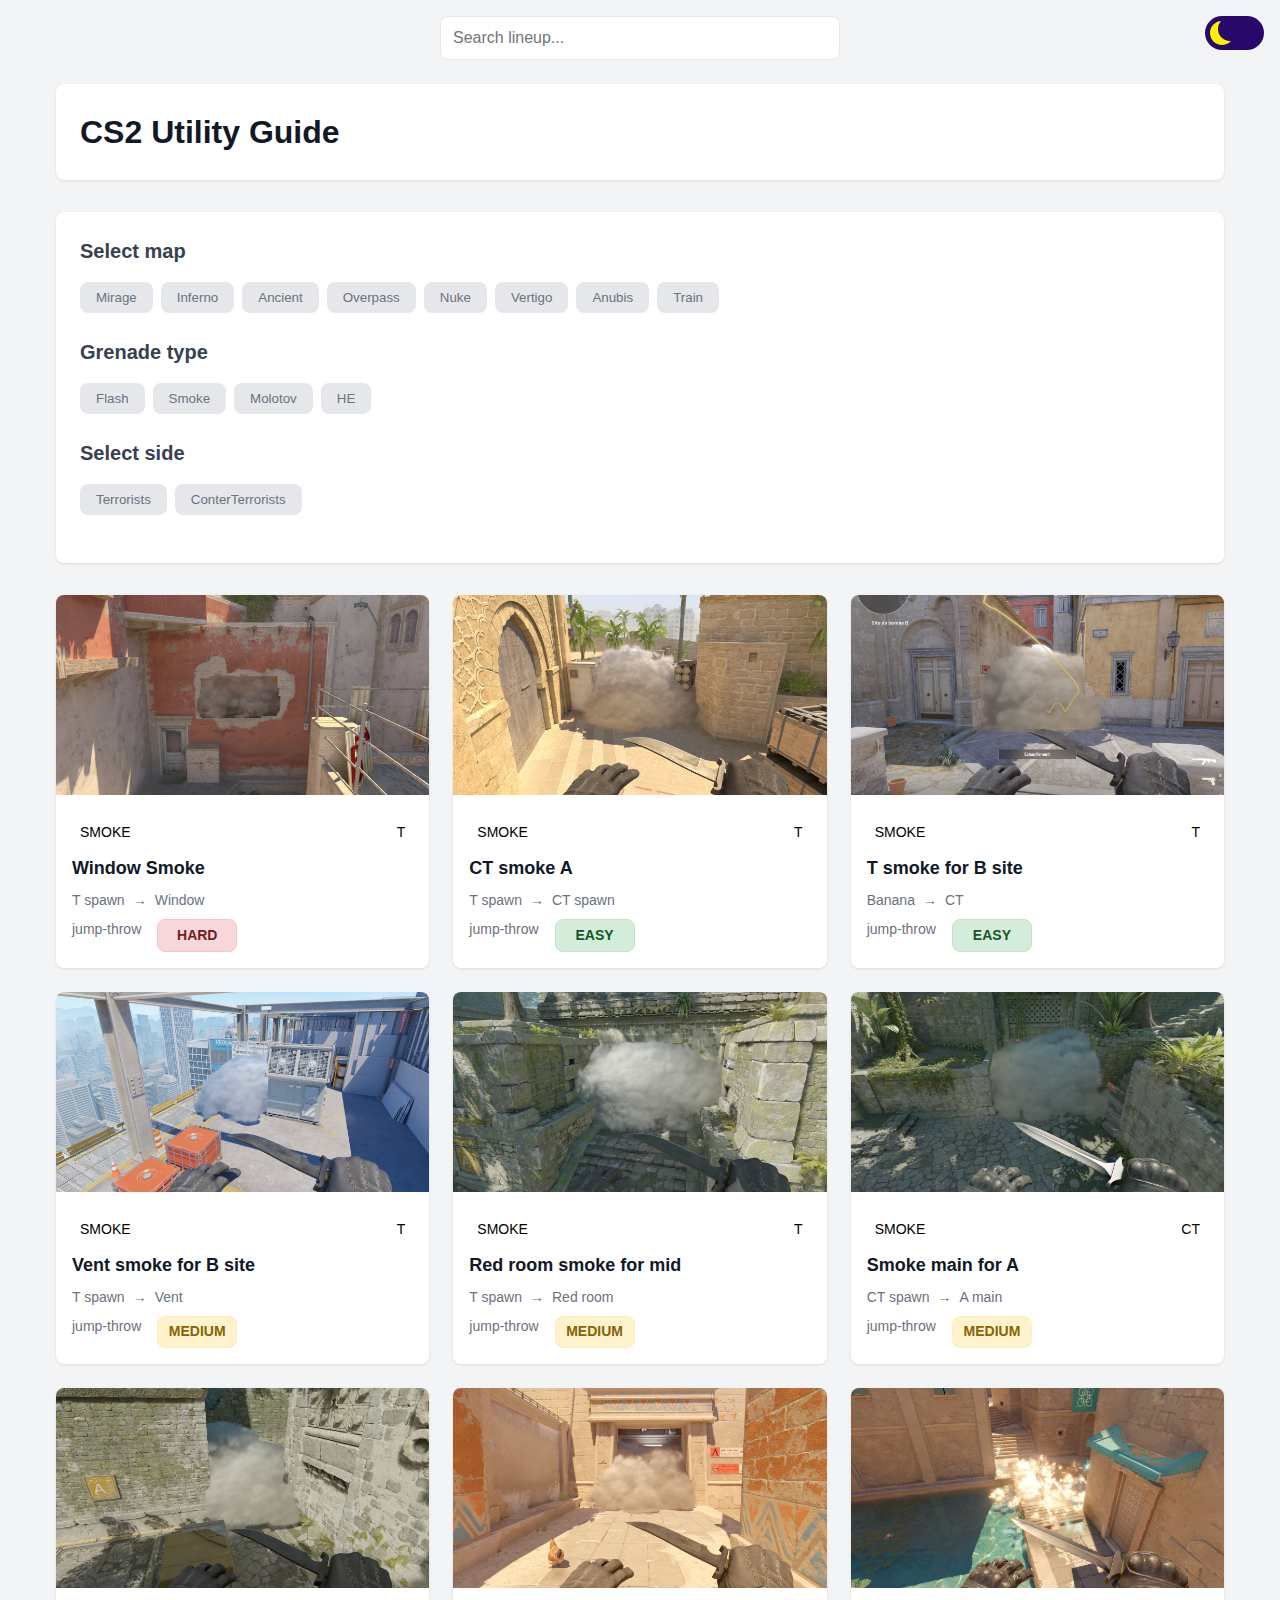
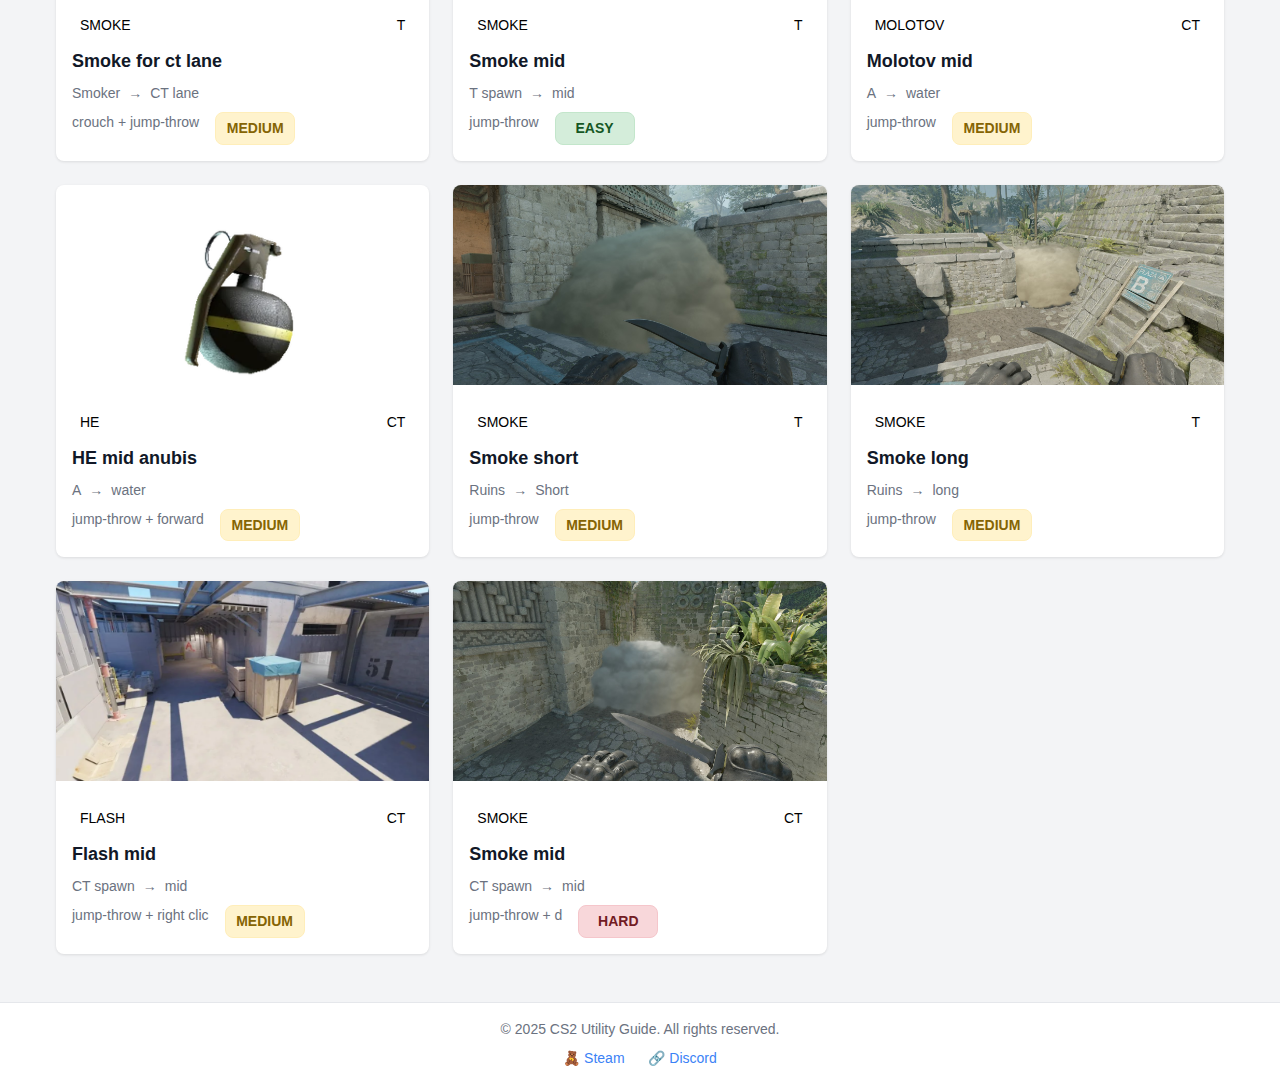
<file: index.html>
<!DOCTYPE html>
<html lang="en">
<head>
    <meta charset="UTF-8">
    <meta name="viewport" content="width=device-width, initial-scale=1.0">
    <title>CS2 Utility Guide</title>
    <link rel="stylesheet" href="style.css">
    

</head>
<body>

    <label class="switch" style="position: absolute; top: 1rem; right: 1rem;">
        <input type="checkbox" id="theme-toggle">
        <span class="slider"></span>
    </label>

     

    <div class="container">
        
        <div class="search-container">
            <input type="text" id="search-bar" placeholder="Search lineup..." />

        </div>

        <header>
            <h1>CS2 Utility Guide</h1>
        </header>

        <div class="filters">
            <div class="map-selector">
                <h2>Select map</h2>
                <div class="map-buttons" id="mapButtons"></div>
            </div>

            <div class="type-selector"> 
                <h2>Grenade type</h2>
                <div class="type-buttons" id="typeButtons"></div>
            </div>

            <div class="side-selector">
                <h2>Select side</h2>
                <div class="side-buttons" id="sideButtons"></div>
            </div>
            

            
        </div>


        <main class="nade-grid" id="nadeGrid"></main>
    </div>

    <template id="nadeCardTemplate">
        <div class="nade-card">
            <img class="nade-image" src="" alt="">
            
            <div class="nade-content">
                <div class="nade-header">
                    <span class="nade-type"></span>
                    <span class="nade-side"></span>
                </div>

                <h3 class="nade-title"></h3>
                <div class="nade-position">
                    <span class="from"></span>
                    <span class="arrow">→</span>
                    <span class="to"></span>
                </div>

                <div class="nade-details">
                    <span class="technique"></span>
                    <span class="difficulty"></span>
                </div>

            </div>
        </div>
    </template>

    <footer class="footer">
        <p>&copy; 2025 CS2 Utility Guide. All rights reserved.</p>
        <div class="social-links">
            <a href="https://steamcommunity.com/id/patpat2000/" target="_blank">🧸 Steam</a>
            <a href="https://discord.gg/pS2GE8VbYK" target="_blank">🔗 Discord</a>
        </div>
    </footer>
    


    <!-- darck mod -->

    <script>
        const themeToggle = document.getElementById('theme-toggle');
        const body = document.body;
      
        themeToggle.addEventListener('click', () => {
          body.classList.toggle('dark-mode');
          if (body.classList.contains('dark-mode')) {
            themeToggle.textContent = 'Light Mode';
          } else {
            themeToggle.textContent = 'Darck mode';
          }
        });
    </script>

    <script src="data.js"></script>
    <script src="app.js"></script>
</body>
</html>
</file>
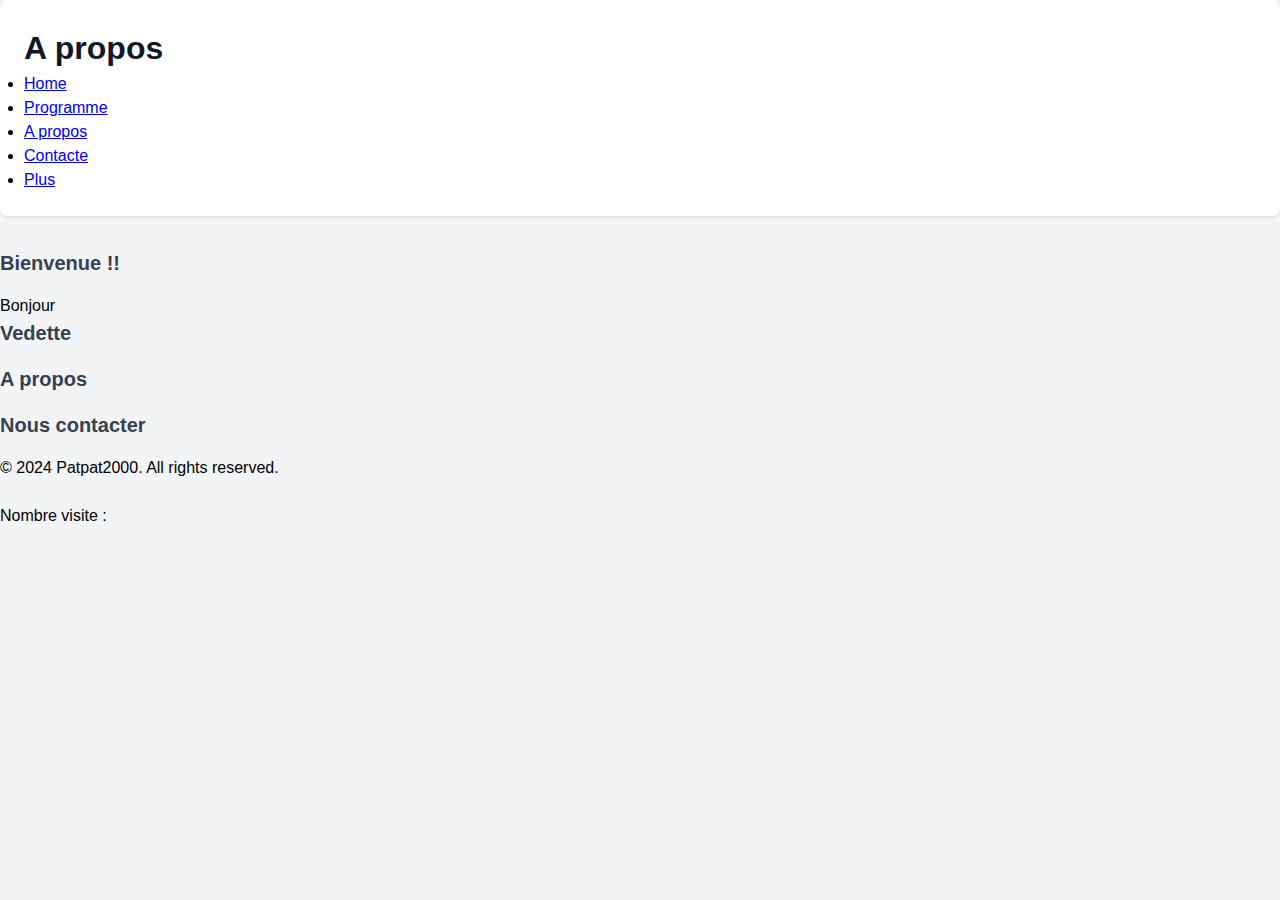
<file: about.html>
<!DOCTYPE html>
<html lang="fr">
<head>
    <meta charset="UTF-8">
    <meta name="viewport" content="width=device-width, initial-scale=1.0">
    <link rel="stylesheet" href="style.css">
    <script src="script.js"></script>
    <title>A propos</title>
</head>
<body>
    <header>
        <h1>A propos</h1>
        <nav>
            <ul>
                <li><a href="index.html">Home</a></li>
                <li><a href="programme.html">Programme</a></li>
                <li><a href="about.html">A propos</a></li>
                <li><a href="contact.html">Contacte</a></li>
                <li><a href="plus.html">Plus</a></li>
            </ul>
        </nav>
    </header>

    <section id="home">
        <h2>Bienvenue !!</h2>
        <p>Bonjour</p>
    </section>

    <section id="games">
        <h2>Vedette</h2>
        <!-- Add game cards or any content related to featured games here -->
    </section>

    <section id="about">
        <h2>A propos</h2>
        <p></p>
    </section>

    <section id="contact">
        <h2>Nous contacter</h2>
    </section>

    <footer>
        <p>&copy; 2024 Patpat2000. All rights reserved.</p>
        <br>Nombre visite :
        <script type="text/javascript" src="//compteur.websiteout.com/js/7/0/0/1"></script>
        <br>
    </footer>

</body>
</html>
</file>
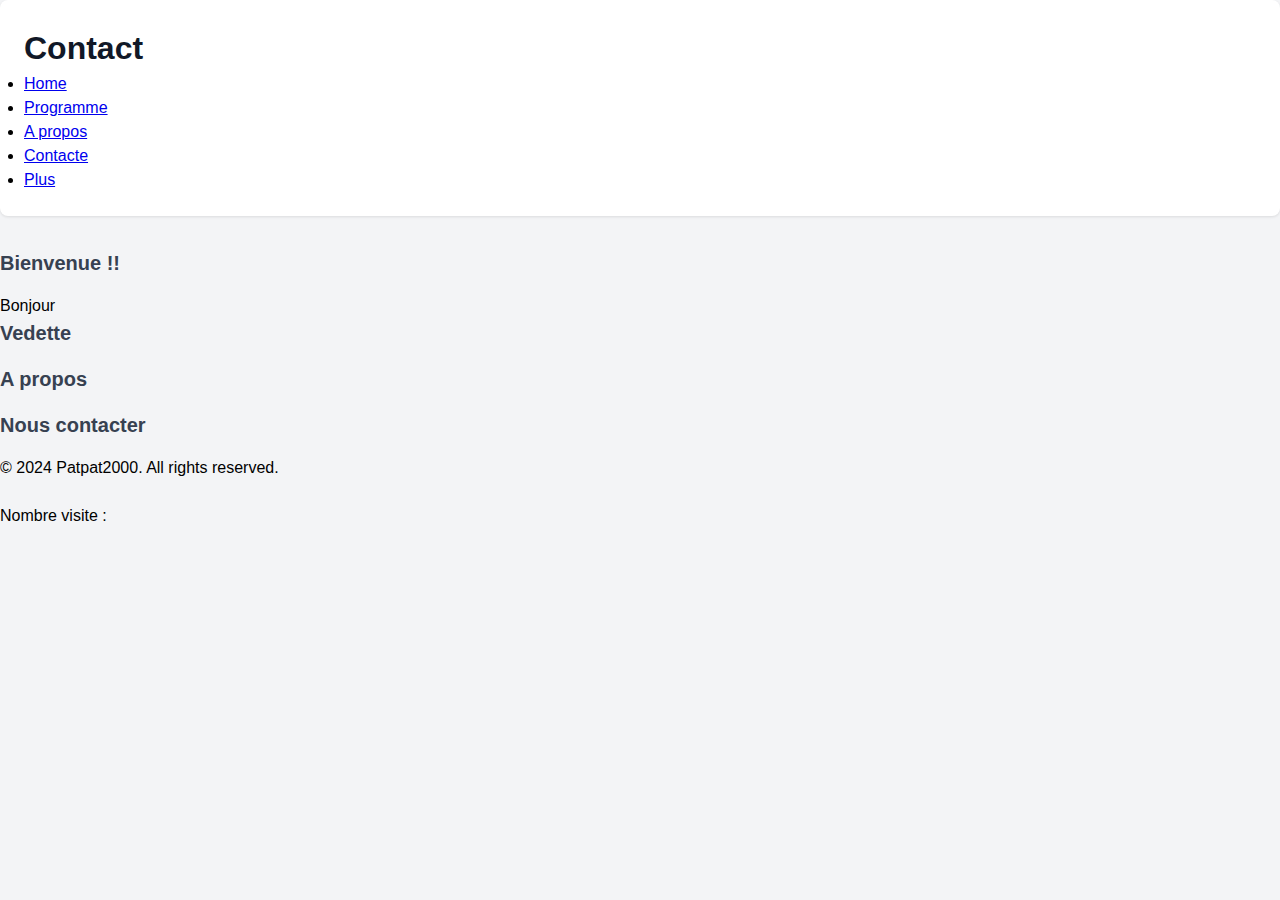
<file: contact.html>
<!DOCTYPE html>
<html lang="fr">
<head>
    <meta charset="UTF-8">
    <meta name="viewport" content="width=device-width, initial-scale=1.0">
    <link rel="stylesheet" href="style.css">
    <script src="script.js"></script>
    <title>Contact</title>
</head>
<body>
    <header>
        <h1>Contact</h1>
        <nav>
            <ul>
                <li><a href="index.html">Home</a></li>
                <li><a href="programme.html">Programme</a></li>
                <li><a href="about.html">A propos</a></li>
                <li><a href="contact.html">Contacte</a></li>
                <li><a href="plus.html">Plus</a></li>
            </ul>
        </nav>
    </header>

    <section id="home">
        <h2>Bienvenue !!</h2>
        <p>Bonjour</p>
    </section>

    <section id="games">
        <h2>Vedette</h2>
        <!-- Add game cards or any content related to featured games here -->
    </section>

    <section id="about">
        <h2>A propos</h2>
        <p></p>
    </section>

    <section id="contact">
        <h2>Nous contacter</h2>
    </section>

    <footer>
        <p>&copy; 2024 Patpat2000. All rights reserved.</p>
        <br>Nombre visite :
        <script type="text/javascript" src="//compteur.websiteout.com/js/7/0/0/1"></script>
        <br>
    </footer>

</body>
</html>
</file>
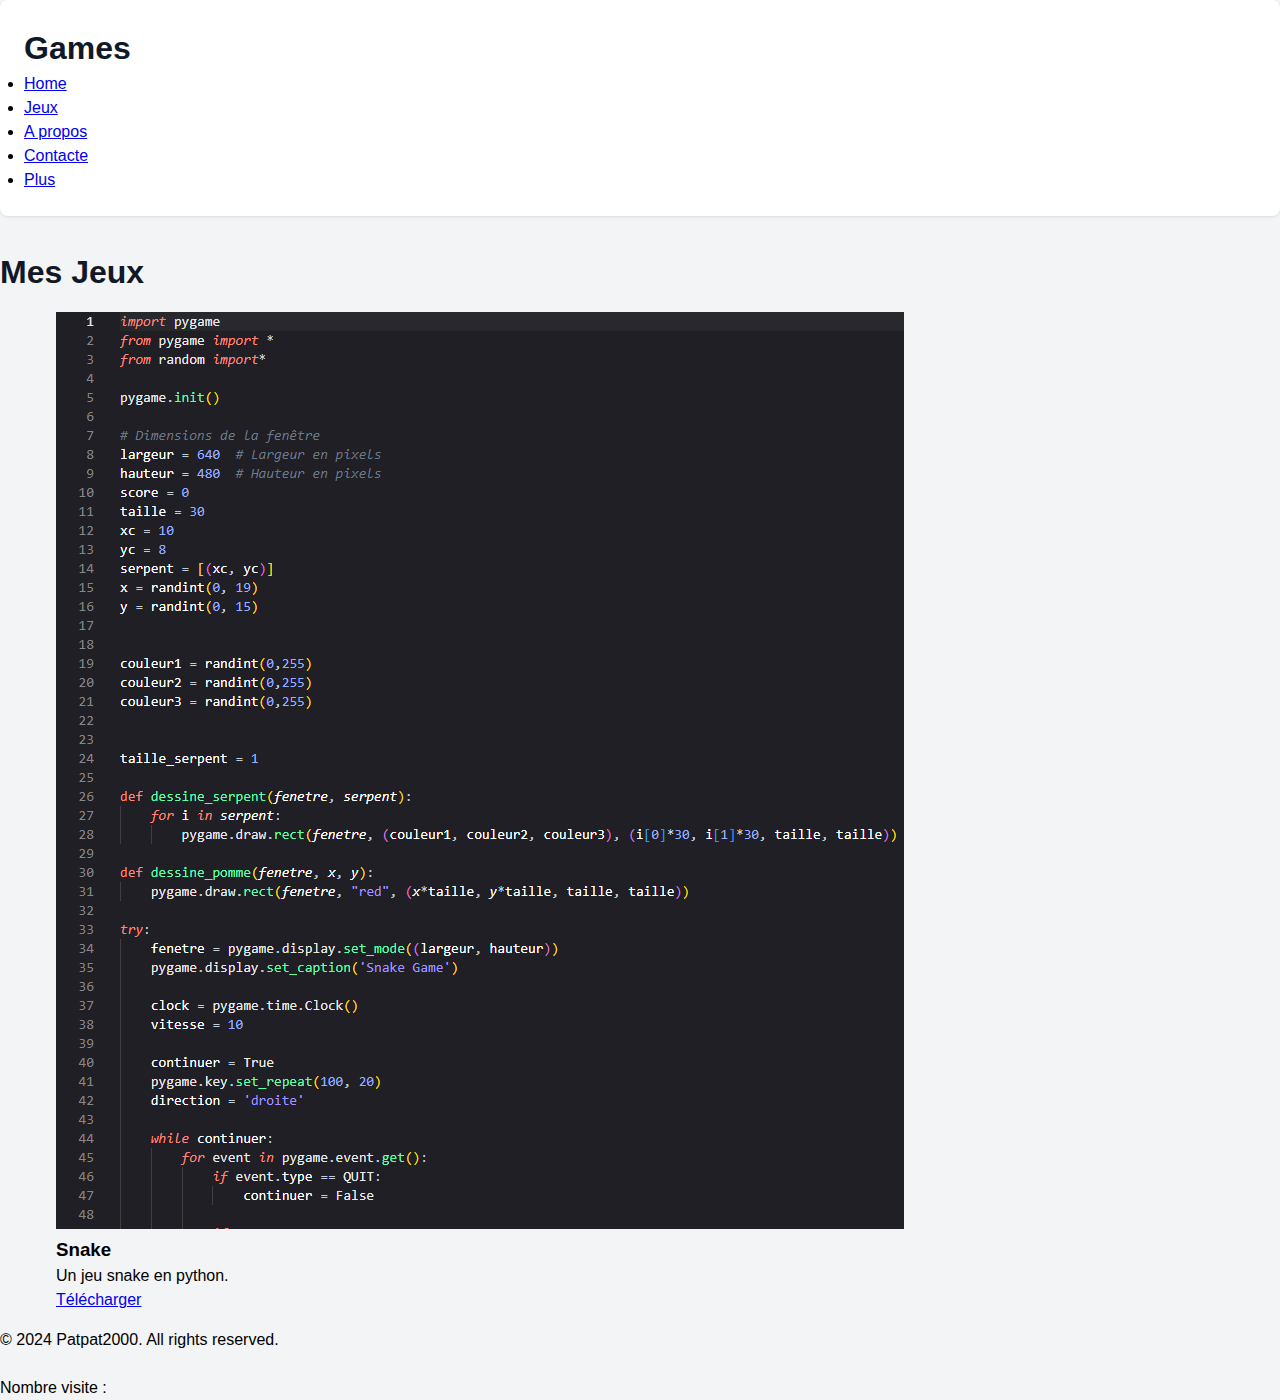
<file: games.html>
<!DOCTYPE html>
<html lang="fr">
<head>
    <meta charset="UTF-8">
    <meta name="viewport" content="width=device-width, initial-scale=1.0">
    <link rel="stylesheet" href="style.css">
    <script src="script.js"></script>
    <title>Games</title>
</head>
<body>
    <header>
        <h1>Games</h1>
        <nav>
            <ul>
                <li><a href="index.html">Home</a></li>
                <li><a href="games.html">Jeux</a></li>
                <li><a href="about.html">A propos</a></li>
                <li><a href="contact.html">Contacte</a></li>
                <li><a href="plus.html">Plus</a></li>
            </ul>
        </nav>
    </header>

    <h1>Mes Jeux</h1>
    <div class="container">
      <div class="card">
        <img src="Image/snake.png" alt="snake">
        <div class="overlay">
            <h3>Snake</h3>
            <p>Un jeu snake en python.</p>
            <a href="programme/Snake.py" target="_blank">Télécharger</a>
        </div>
      </div>

    </div>

    
    <footer>
        <p>&copy; 2024 Patpat2000. All rights reserved.</p>
        <br>Nombre visite :
        <script type="text/javascript" src="//compteur.websiteout.com/js/7/0/0/1"></script>
        <br>
    </footer>

</body>
</html>
</file>
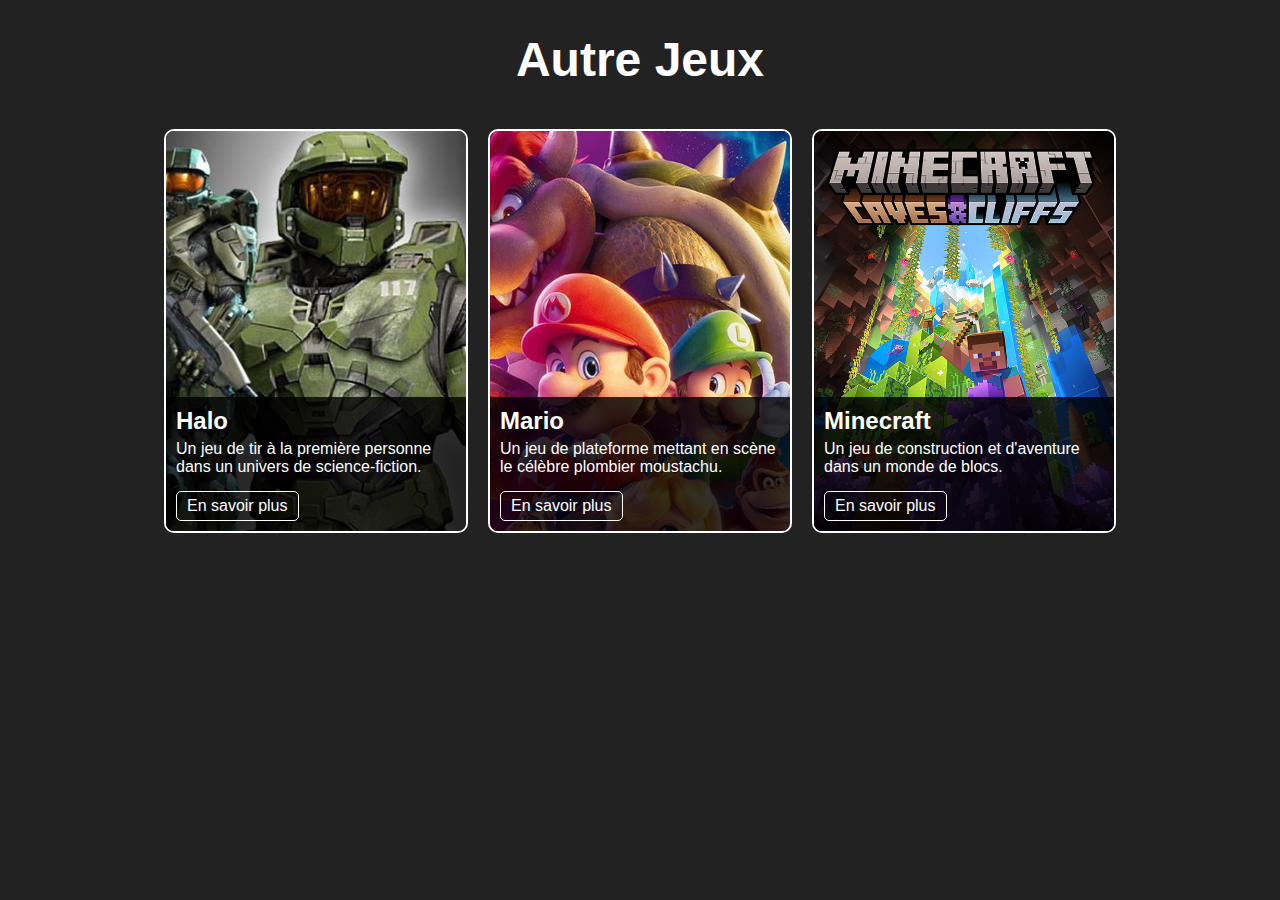
<file: index2.html>
<!DOCTYPE html>
<html lang="fr">
<head>
    <meta charset="UTF-8">
    <meta name="viewport" content="width=device-width, initial-scale=1.0">
    <link rel="stylesheet" href="style2.css">
    <script src="script.js"></script>
    <title>Game Patpat</title>
</head>
    <h1>Autre Jeux</h1>
    <div class="container">
        <div class="card">
            <img src="Image/halo.jpg" alt="Halo">
            <div class="overlay">
                <h3>Halo</h3>
                <p>Un jeu de tir à la première personne dans un univers de science-fiction.</p>
                <a href="https://www.halowaypoint.com/fr-fr" target="_blank">En savoir plus</a>
            </div>
        </div>
        <div class="card">
            <img src="Image/mario.jpg" alt="Mario">
            <div class="overlay">
                <h3>Mario</h3>
                <p>Un jeu de plateforme mettant en scène le célèbre plombier moustachu.</p>
                <a href="https://www.nintendo.fr/Jeux/Jeux-347085.html" target="_blank">En savoir plus</a>
            </div>
        </div>
        <div class="card">
            <img src="Image/minecraft.jpg" alt="Minecraft">
            <div class="overlay">
                <h3>Minecraft</h3>
                <p>Un jeu de construction et d'aventure dans un monde de blocs.</p>
                <a href="https://www.minecraft.net/fr-fr" target="_blank">En savoir plus</a>
            </div>
        </div>
    </div>
    <script>
        // Vous pouvez ajouter du code JavaScript ici
    </script>
</body>
</html>
</file>
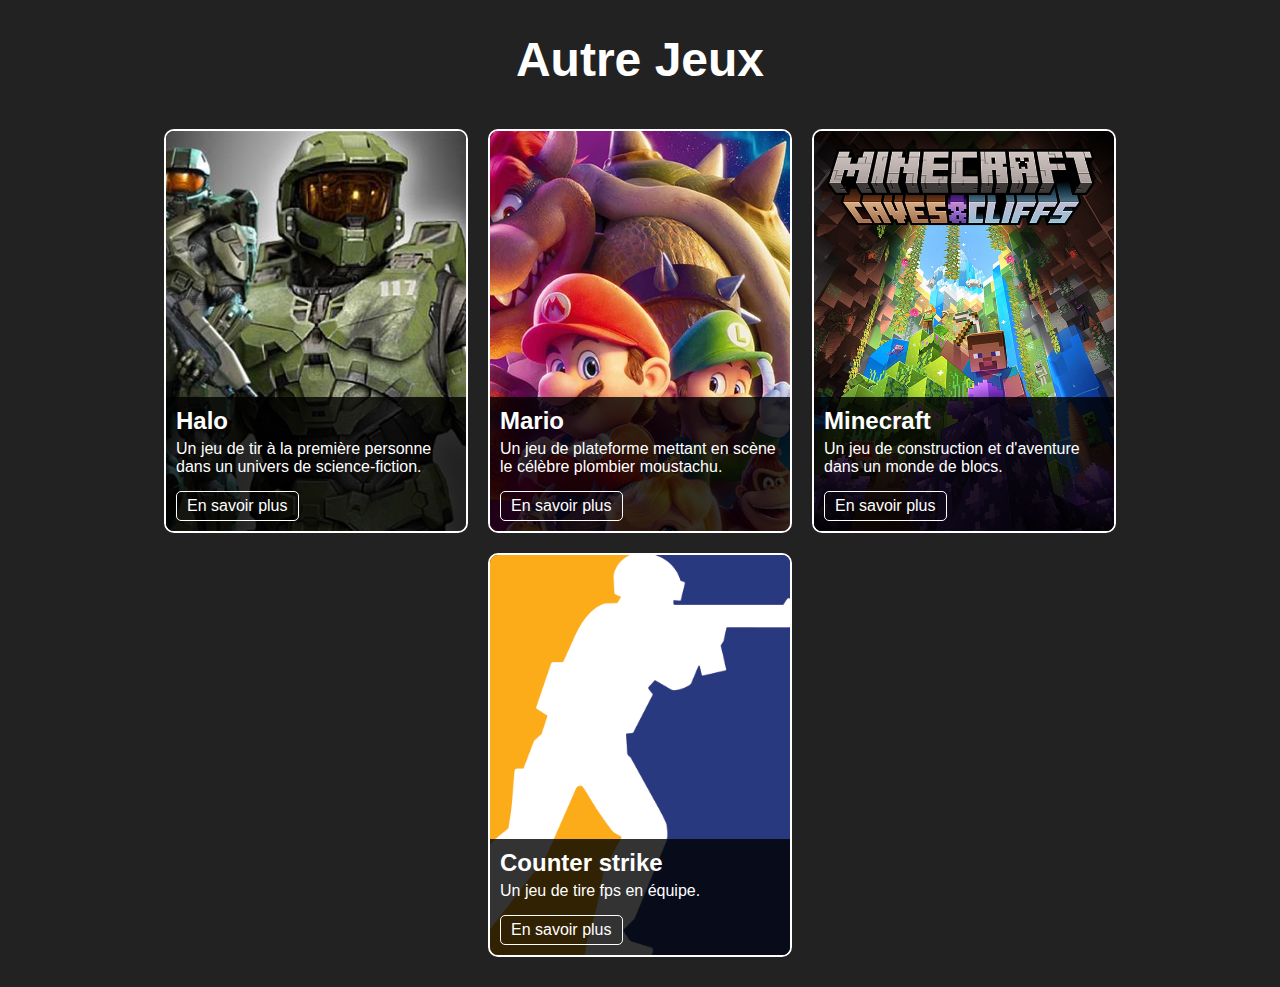
<file: plus.html>
<!DOCTYPE html>
<html lang="fr">
<head>
    <meta charset="UTF-8">
    <meta name="viewport" content="width=device-width, initial-scale=1.0">
    <link rel="stylesheet" href="style2.css">
    <script src="script.js"></script>
    <title>Game Patpat</title>
</head>

    <h1>Autre Jeux</h1>
    <div class="container">
        

        <div class="card">
            <img src="Image/halo.jpg" alt="Halo">
            <div class="overlay">
                <h3>Halo</h3>
                <p>Un jeu de tir à la première personne dans un univers de science-fiction.</p>
                <a href="https://www.halowaypoint.com/fr-fr" target="_blank">En savoir plus</a>
            </div>
        </div>

        <div class="card">
            <img src="Image/mario.jpg" alt="Mario">
            <div class="overlay">
                <h3>Mario</h3>
                <p>Un jeu de plateforme mettant en scène le célèbre plombier moustachu.</p>
                <a href="https://www.nintendo.fr/Jeux/Jeux-347085.html" target="_blank">En savoir plus</a>
            </div>
        </div>

        <div class="card">
            <img src="Image/minecraft.jpg" alt="Minecraft">
            <div class="overlay">
                <h3>Minecraft</h3>
                <p>Un jeu de construction et d'aventure dans un monde de blocs.</p>
                <a href="https://www.minecraft.net/fr-fr" target="_blank">En savoir plus</a>
            </div>
        </div>

        <div class="card">
            <img src="Image/cs2.webp" alt="CS2">
            <div class="overlay">
                <h3>Counter strike</h3>
                <p>Un jeu de tire fps en équipe.</p>
                <a href="https://www.counter-strike.net/cs2" target="_blank">En savoir plus</a>
            </div>
        </div>
    </div>

</body>
</html>
</file>
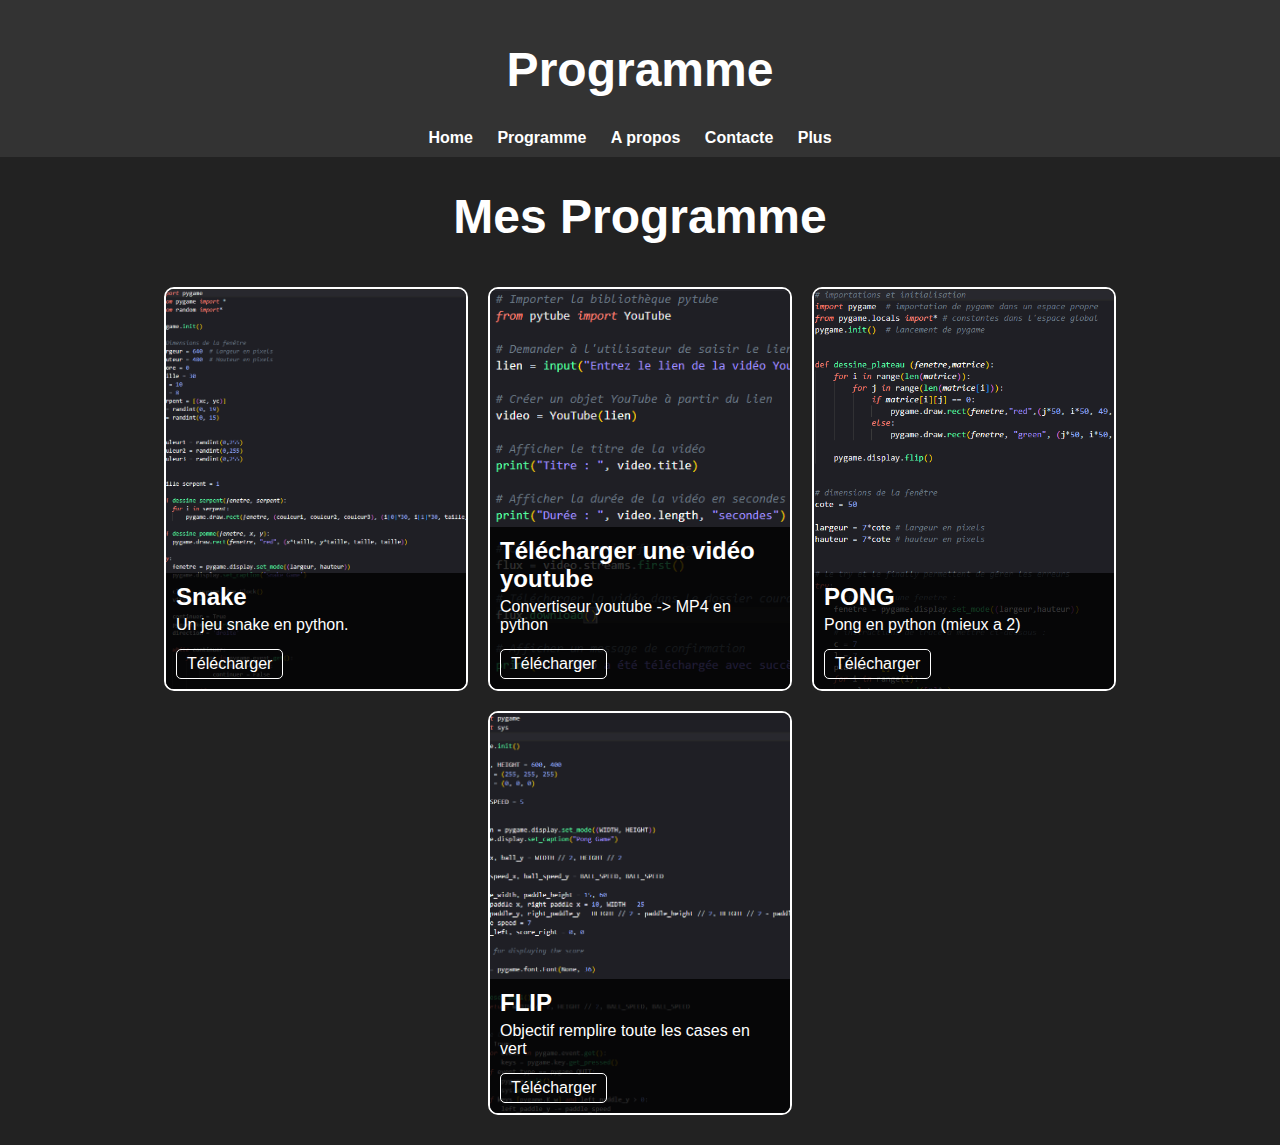
<file: programme.html>
<!DOCTYPE html>
<html lang="fr">
<head>
    <meta charset="UTF-8">
    <meta name="viewport" content="width=device-width, initial-scale=1.0">
    <link rel="stylesheet" href="style3.css">
    
    <title>Games</title>
</head >
<body>
    
    <header>
        <h1>Programme</h1>
        <nav>
            <ul>
                <li><a href="index.html">Home</a></li>
                <li><a href="programme.html">Programme</a></li>
                <li><a href="about.html">A propos</a></li>
                <li><a href="contact.html">Contacte</a></li>
                <li><a href="plus.html">Plus</a></li>
            </ul>
        </nav>
    </header>

    <h1>Mes Programme</h1>
    <div class="container">
            
        <div class="card">
            <img src="Image/snake.png" alt="snake">
            <div class="overlay">
                <h3>Snake</h3>
                <p>Un jeu snake en python.</p>
                <a href="programme/Snake.py" target="_blank">Télécharger</a>
            </div>
        </div>
        

        
        <div class="card">
            <img src="Image/youtube.png" alt="Download TY">
            <div class="overlay">
                <h3>Télécharger une vidéo youtube</h3>
                <p>Convertiseur youtube -> MP4 en python</p>
                <a href="programme/youtube.py" target="_blank">Télécharger</a>
            </div>
        </div>

        <div class="card">
            <img src="Image/flip.png" alt="PONG">
            <div class="overlay">
                <h3>PONG</h3>
                <p>Pong en python (mieux a 2)</p>
                <a href="programme/pong.py" target="_blank">Télécharger</a>
            </div>
        </div>

        <div class="card">
            <img src="Image/pong.png" alt="FLIP">
            <div class="overlay">
                <h3>FLIP</h3>
                <p>Objectif remplire toute les cases en vert</p>
                <a href="programme/flip.py" target="_blank">Télécharger</a>
            </div>
        </div>
    
    </div>


</body>
</html>
</file>
<file: style.css>
:root {
    --color-bg: #f3f4f6;
    --color-white: #ffffff;
    --color-primary: #3b82f6;
    --color-gray: #6b7280;
    --color-gray-light: #e5e7eb;
}

* {
    margin: 0;
    padding: 0;
    box-sizing: border-box;
}

body {
    font-family: -apple-system, BlinkMacSystemFont, "Segoe UI", Roboto, sans-serif;
    background-color: var(--color-bg);
    line-height: 1.5;
}

.container {
    max-width: 1200px;
    margin: 0 auto;
    padding: 1rem;
}

header {
    background-color: var(--color-white);
    padding: 1.5rem;
    margin-bottom: 2rem;
    border-radius: 0.5rem;
    box-shadow: 0 1px 3px rgba(0, 0, 0, 0.1);
}

h1 {
    font-size: 2rem;
    color: #111827;
}

.filters {
    background-color: var(--color-white);
    padding: 1.5rem;
    border-radius: 0.5rem;
    margin-bottom: 2rem;
    box-shadow: 0 1px 3px rgba(0, 0, 0, 0.1);
}

h2 {
    font-size: 1.25rem;
    margin-bottom: 1rem;
    color: #374151;
}

.map-buttons, .type-buttons, .side-buttons{
    display: flex;
    flex-wrap: wrap;
    gap: 0.5rem;
    margin-bottom: 1.5rem;
}

button {
    padding: 0.5rem 1rem;
    border: none;
    border-radius: 0.5rem;
    font-weight: 500;
    cursor: pointer;
    transition: all 0.2s;
    background-color: var(--color-gray-light);
    color: var(--color-gray);
}

button.active {
    background-color: var(--color-primary);
    color: var(--color-white);
}

.nade-grid {
    display: grid;
    grid-template-columns: repeat(auto-fill, minmax(300px, 1fr));
    gap: 1.5rem;
}

.nade-card {
    background-color: var(--color-white);
    border-radius: 0.5rem;
    overflow: hidden;
    box-shadow: 0 1px 3px rgba(0, 0, 0, 0.1);
    transition: box-shadow 0.2s;
}

.nade-card:hover {
    box-shadow: 0 4px 6px rgba(0, 0, 0, 0.1);
}

.nade-image {
    width: 100%;
    height: 200px;
    object-fit: cover;
}

.nade-content {
    padding: 1rem;
}

.nade-header {
    display: flex;
    justify-content: space-between;
    margin-bottom: 0.5rem;
}

.nade-type, .nade-side {
    padding: 0.25rem 0.5rem;
    border-radius: 0.25rem;
    font-size: 0.875rem;
    font-weight: 500;
}

.nade-title {
    font-size: 1.125rem;
    margin-bottom: 0.5rem;
    color: #111827;
}

.nade-position {
    display: flex;
    align-items: center;
    gap: 0.5rem;
    font-size: 0.875rem;
    color: var(--color-gray);
    margin-bottom: 0.5rem;
}

.nade-details {
    display: flex;
    gap: 1rem;
    font-size: 0.875rem;
    color: var(--color-gray);
}

@media (max-width: 768px) {
    .container {
        padding: 0.5rem;
    }
    
    .nade-grid {
        grid-template-columns: 1fr;
    }
}



/* darck mod */

body.dark-mode {
    --color-bg: #111827;
    --color-white: #374151;
    --color-primary: #60a5fa;
    --color-gray: #d1d5db;
    --color-gray-light: #4b5563;
    color: var(--color-gray);
}

body.dark-mode header,
body.dark-mode .filters,
body.dark-mode .nade-card,
body.dark-mode button {
    background-color: var(--color-white);
    color: var(--color-gray);
}

body.dark-mode button.active {
    background-color: var(--color-primary);
    color: var(--color-white);
}

body.dark-mode h1,
body.dark-mode h2,
body.dark-mode .nade-title {
    color: #d1d5db;
}

body.dark-mode .nade-position,
body.dark-mode .nade-details {
    color: #9ca3af;
}

/* The switch - the box around the slider */
.switch {
    font-size: 17px;
    position: relative;
    display: inline-block;
    width: 3.5em;
    height: 2em;
}

/* Hide default HTML checkbox */
.switch input {
    opacity: 0;
    width: 0;
    height: 0;
}

/* The slider */
.slider {
    --background: #28096b;
    position: absolute;
    cursor: pointer;
    top: 0;
    left: 0;
    right: 0;
    bottom: 0;
    background-color: var(--background);
    transition: .5s;
    border-radius: 30px;
}

.slider:before {
    position: absolute;
    content: "";
    height: 1.4em;
    width: 1.4em;
    border-radius: 50%;
    left: 10%;
    bottom: 15%;
    box-shadow: inset 8px -4px 0px 0px #fff000;
    background: var(--background);
    transition: .5s;
}

input:checked + .slider {
    background-color: #522ba7;
}

input:checked + .slider:before {
    transform: translateX(100%);
    box-shadow: inset 15px -4px 0px 15px #fff000;
}



.footer {
    background-color: var(--color-white);
    color: var(--color-gray);
    text-align: center;
    padding: 1rem;
    margin-top: 2rem;
    border-top: 1px solid var(--color-gray-light);
    font-size: 0.875rem;
    transition: background-color 0.3s, color 0.3s;
}

.footer .social-links {
    margin-top: 0.5rem;
}

.footer .social-links a {
    margin: 0 10px;
    text-decoration: none;
    color: var(--color-primary);
    font-weight: 500;
    transition: color 0.3s;
}

.footer .social-links a:hover {
    color: var(--color-primary-dark);
}






/* Style général du badge de difficulté */
.difficulty{
    display: inline-block;
    padding: 0.3rem 0.6rem;
    border-radius: 0.5rem;
    font-size: 0.875rem;
    font-weight: bold;
    text-transform: uppercase;
    text-align: center;
    min-width: 80px;
}

/* Couleurs spécifiques */
.difficulty-easy {
    background-color: #d4edda; /* Vert clair */
    color: #155724;
    border: 1px solid #c3e6cb;
}

.difficulty-medium {
    background-color: #fff3cd; /* Jaune clair */
    color: #856404;
    border: 1px solid #ffeeba;
}

.difficulty-hard {
    background-color: #f8d7da; /* Rouge clair */
    color: #721c24;
    border: 1px solid #f5c6cb;
}


/* Conteneur de la barre de recherche */
.search-container {
    display: flex;
    justify-content: center;
    margin-bottom: 1.5rem;
}

/* 🌞 Mode clair (par défaut) */
#search-bar {
    width: 100%;
    max-width: 400px;
    padding: 0.75rem;
    font-size: 1rem;
    border: 1px solid var(--color-gray-light);
    border-radius: 0.5rem;
    background-color: var(--color-white);
    color: var(--color-gray);
    outline: none;
    transition: all 0.3s ease-in-out;
}

/* Effet focus */
#search-bar:focus {
    border-color: var(--color-primary);
    box-shadow: 0 0 5px rgba(59, 130, 246, 0.5);
}

/* 🌙 Mode sombre */
.dark-mode #search-bar {
    background-color: #1f2937; /* Fond sombre */
    color: #f3f4f6; /* Texte clair */
    border: 1px solid #374151; /* Bordure adaptée */
}

/* Effet focus en mode sombre */
.dark-mode #search-bar:focus {
    border-color: var(--color-primary);
    box-shadow: 0 0 5px rgba(59, 130, 246, 0.7);
}
</file>
<file: style2.css>
body {
    font-family: Arial, sans-serif;
    background-color: #222;
    color: white;
}

h1 {
    text-align: center;
    font-size: 3em;
}

.container {
    display: flex;
    flex-wrap: wrap;
    justify-content: center;
    margin: 20px;
}

.card {
    width: 300px;
    height: 400px;
    margin: 10px;
    border: 2px solid white;
    border-radius: 10px;
    overflow: hidden;
    position: relative;
}

.card img {
    width: 100%;
    height: 100%;
    object-fit: cover;
}

.card .overlay {
    position: absolute;
    bottom: 0;
    left: 0;
    right: 0;
    background-color: rgba(0, 0, 0, 0.8);
    padding: 10px;
}

.card .overlay h3 {
    margin: 0;
    font-size: 1.5em;
}

.card .overlay p {
    margin: 5px 0;
    font-size: 1em;
}

.card .overlay a {
    display: inline-block;
    margin-top: 10px;
    padding: 5px 10px;
    border: 1px solid white;
    border-radius: 5px;
    text-decoration: none;
    color: white;
}

.card .overlay a:hover {
    background-color: white;
    color: black;
}

.card img {
    transition: transform 0.3s; /* ajoute une transition fluide */
  }
  
  .card:hover img {
    transform: scale(1.1); /* augmente la taille de l'image de 10% */
  }
</file>
<file: style3.css>
body {
    font-family: 'Arial', sans-serif;
    margin: 0;
    padding: 0;
    box-sizing: border-box;
    background-color: #222;
    color: white;
}

header {
    background-color: #333;
    color: #fff;
    padding: 10px 0;
    text-align: center;
}

nav ul {
    list-style: none;
    margin: 0;
    padding: 0;
}

nav ul li {
    display: inline;
    margin-right: 20px;
}

nav a {
    text-decoration: none;
    color: #fff;
    font-weight: bold;
}

.section {
    padding: 20px;
}



footer {
    background-color: #333;
    color: #fff;
    text-align: center;
    padding: 10px 0;
    position: absolute;
    bottom: 0;
    width: 100%;
    
}




h1 {
    text-align: center;
    font-size: 3em;
}

.container {
    display: flex;
    flex-wrap: wrap;
    justify-content: center;
    margin: 20px;
    
}


.card {
    width: 300px;
    height: 400px;
    margin: 10px;
    border: 2px solid white;
    border-radius: 10px;
    overflow: hidden;
    position: relative;
    
}

.card img {
    width: 100%;
    height: 100%;
    object-fit: cover;
}

.card .overlay {
    position: absolute;
    bottom: 0;
    left: 0;
    right: 0;
    background-color: rgba(0, 0, 0, 0.8);
    padding: 10px;
}

.card .overlay h3 {
    margin: 0;
    font-size: 1.5em;
}

.card .overlay p {
    margin: 5px 0;
    font-size: 1em;
}

.card .overlay a {
    display: inline-block;
    margin-top: 10px;
    padding: 5px 10px;
    border: 1px solid white;
    border-radius: 5px;
    text-decoration: none;
    color: white;
}

.card .overlay a:hover {
    background-color: white;
    color: black;
}

.card img {
    transition: transform 0.3s; /* ajoute une transition fluide */
  }
  
  .card:hover img {
    transform: scale(1.1); /* augmente la taille de l'image de 10% */
  }
</file>
